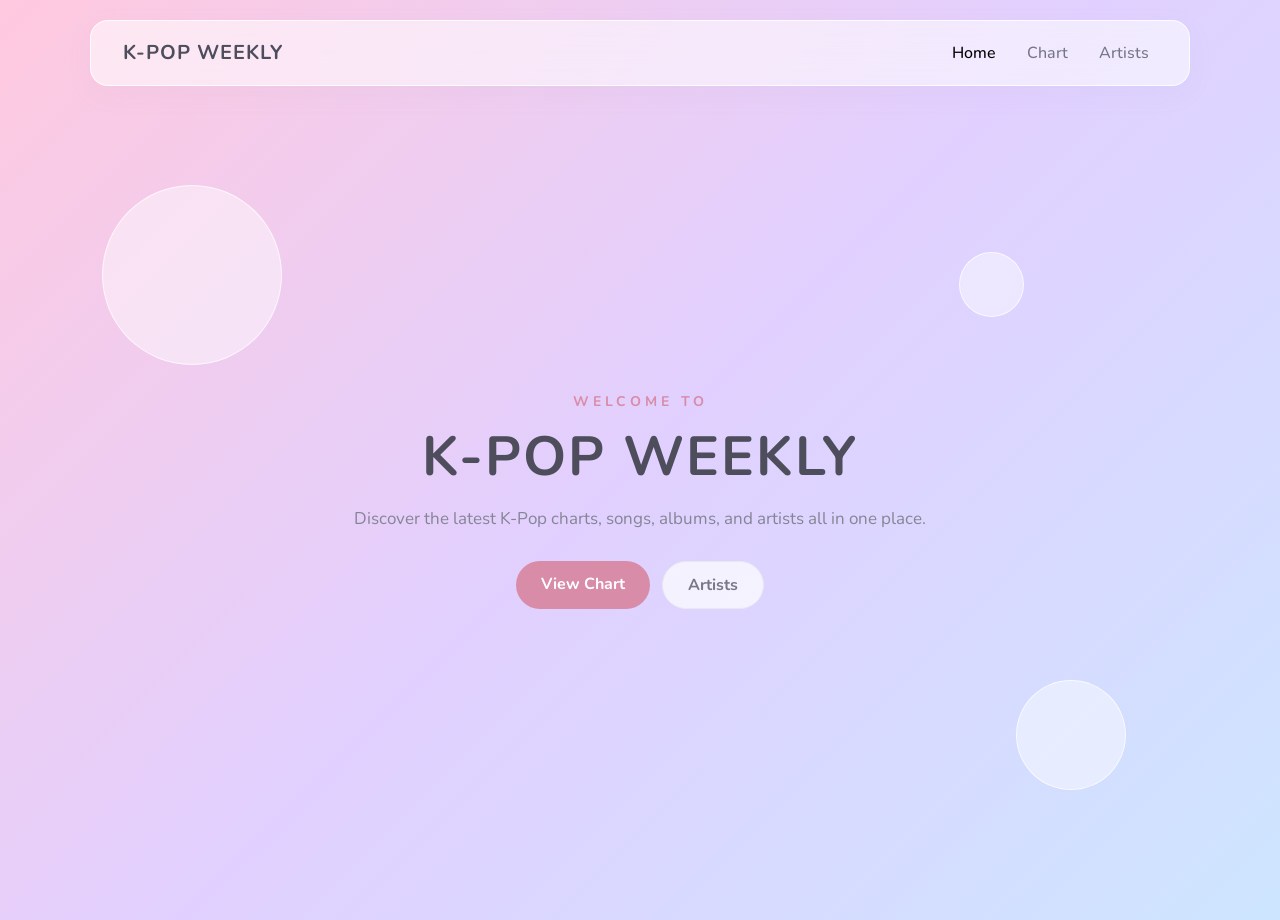
<file: index.html>
<!doctype html>
<html lang="en">
  <head>
    <meta charset="UTF-8" />
    <meta name="viewport" content="width=device-width, initial-scale=1.0" />

    <title>K-POP WEEKLY</title>

    <link
      href="https://cdn.jsdelivr.net/npm/bootstrap@5.3.3/dist/css/bootstrap.min.css"
      rel="stylesheet"
    />

    <link
      href="https://fonts.googleapis.com/css2?family=Nunito:wght@500;700&display=swap"
      rel="stylesheet"
    />

    <link rel="stylesheet" href="index.css" />
  </head>

  <body>
    <nav class="navbar navbar-expand-lg">
      <div class="container">
        <a class="navbar-brand" href="index.html">K-POP WEEKLY</a>

        <button
          class="navbar-toggler"
          type="button"
          data-bs-toggle="collapse"
          data-bs-target="#navbarNav"
        >
          <span class="navbar-toggler-icon"></span>
        </button>

        <div class="collapse navbar-collapse" id="navbarNav">
          <div class="navbar-nav ms-auto">
            <a class="nav-link active" href="index.html">Home</a>
            <a class="nav-link" href="chart.html">Chart</a>
            <a class="nav-link" href="artists.html">Artists</a>
          </div>
        </div>
      </div>
    </nav>

    <main class="home">
      <div class="bubble bubble-one"></div>
      <div class="bubble bubble-two"></div>
      <div class="bubble bubble-three"></div>

      <section class="welcome">
        <p class="small-title">WELCOME TO</p>

        <h1>K-POP WEEKLY</h1>

        <p class="description">
          Discover the latest K-Pop charts, songs, albums, and artists all in
          one place.
        </p>

        <div class="buttons">
          <a href="chart.html" class="btn-main">View Chart</a>
          <a href="artists.html" class="btn-second">Artists</a>
        </div>
      </section>
    </main>

    <script src="https://cdn.jsdelivr.net/npm/bootstrap@5.3.3/dist/js/bootstrap.bundle.min.js"></script>
  </body>
</html>
</file>
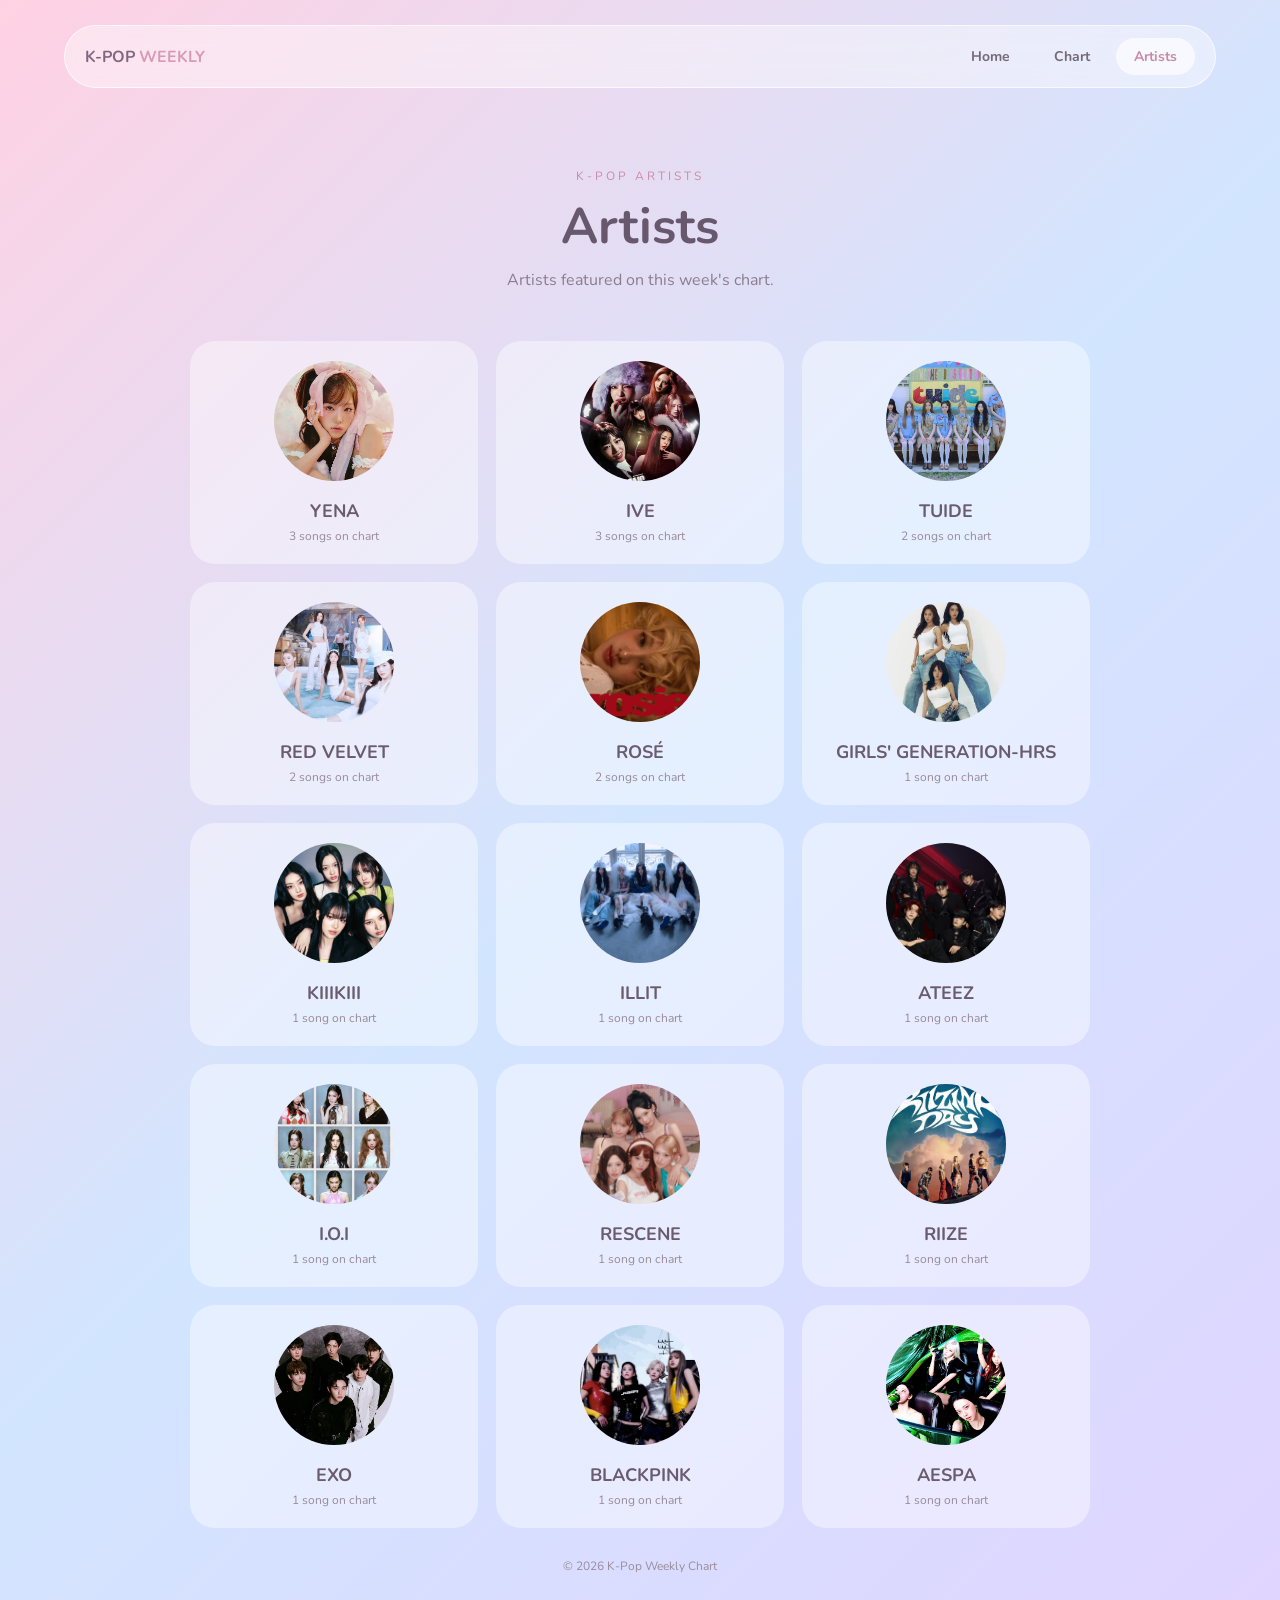
<file: artist.html>
<!doctype html>

<ht
ml lang="en">
  <head>
    <meta charset="UTF-8" />

    <title>Artists — K-Pop Weekly</title>

    <link
      href="https://fonts.googleapis.com/css2?family=Nunito:wght@500;700&display=swap"
      rel="stylesheet"
    />

    <link rel="stylesheet" href="artist.css" />
  </head>

  <body>

    <nav class="navbar">
      <div class="logo">K-POP <span>WEEKLY</span></div>

      <div class="nav-menu">
        <a href="index.html">Home</a>
        <a href="chart.html">Chart</a>
        <a href="artists.html" class="active">Artists</a>
      </div>
    </nav>

    <section class="hero">
      <p class="small-title">K-POP ARTISTS</p>

      <h1>Artists</h1>

      <p class="description">Artists featured on this week's chart.</p>
    </section>

    <section class="artists-section">

      <div class="artist-card">
        <div class="artist-image">
          <img src="items2/YENA.jpg" alt="YENA" />
        </div>
        <h2>YENA</h2>
        <p>3 songs on chart</p>
      </div>

      <div class="artist-card">
        <div class="artist-image">
          <img src="items2/IVE.jpg" alt="IVE" />
        </div>
        <h2>IVE</h2>
        <p>3 songs on chart</p>
      </div>

      <div class="artist-card">
        <div class="artist-image">
          <img src="items2/TUIDE.jpg" alt="TUIDE" />
        </div>
        <h2>TUIDE</h2>
        <p>2 songs on chart</p>
      </div>

      <div class="artist-card">
        <div class="artist-image">
          <img src="items2/RED VELVET.jpg" alt="Red Velvet" />
        </div>
        <h2>RED VELVET</h2>
        <p>2 songs on chart</p>
      </div>

      <div class="artist-card">
        <div class="artist-image">
          <img src="items2/ROSE.png" alt="Rosé" />
        </div>
        <h2>ROSÉ</h2>
        <p>2 songs on chart</p>
      </div>

      <div class="artist-card">
        <div class="artist-image">
          <img src="items2/GIRLS GENERATIONS-HRS.jpg" alt="Girls' Generation-HRS" />
        </div>
        <h2>GIRLS' GENERATION-HRS</h2>
        <p>1 song on chart</p>
      </div>

      <div class="artist-card">
        <div class="artist-image">
          <img src="items2/KIIIKIII.jpg" alt="KiiiKiii" />
        </div>
        <h2>KIIIKIII</h2>
        <p>1 song on chart</p>
      </div>

      <div class="artist-card">
        <div class="artist-image">
          <img src="items2/ILLIT.jpeg" alt="ILLIT" />
        </div>
        <h2>ILLIT</h2>
        <p>1 song on chart</p>
      </div>

      <div class="artist-card">
        <div class="artist-image">
          <img src="items2/ATEEZ.jpg" alt="ATEEZ" />
        </div>
        <h2>ATEEZ</h2>
        <p>1 song on chart</p>
      </div>

      <div class="artist-card">
        <div class="artist-image">
          <img src="items2/I.O.I.jpg" alt="I.O.I" />
        </div>
        <h2>I.O.I</h2>
        <p>1 song on chart</p>
      </div>

      <div class="artist-card">
        <div class="artist-image">
          <img src="items2/RESCENE.png" alt="RESCENE" />
        </div>
        <h2>RESCENE</h2>
        <p>1 song on chart</p>
      </div>

      <div class="artist-card">
        <div class="artist-image">
          <img src="items2/RIIZE.jpg" alt="RIIZE" />
        </div>
        <h2>RIIZE</h2>
        <p>1 song on chart</p>
      </div>

      <div class="artist-card">
        <div class="artist-image">
          <img src="items2/EXO.jpg" alt="EXO" />
        </div>
        <h2>EXO</h2>
        <p>1 song on chart</p>
      </div>

      <div class="artist-card">
        <div class="artist-image">
          <img src="items2/BLACKPINK.jpg" alt="BLACKPINK" />
        </div>
        <h2>BLACKPINK</h2>
        <p>1 song on chart</p>
      </div>

      <div class="artist-card">
        <div class="artist-image">
          <img src="items2/AESPA.jpg" alt="AESPA" />
        </div>
        <h2>AESPA</h2>
        <p>1 song on chart</p>
      </div>

    </section>

    <footer>
      <p>© 2026 K-Pop Weekly Chart</p>
    </footer>
  </body>
</html>
</file>
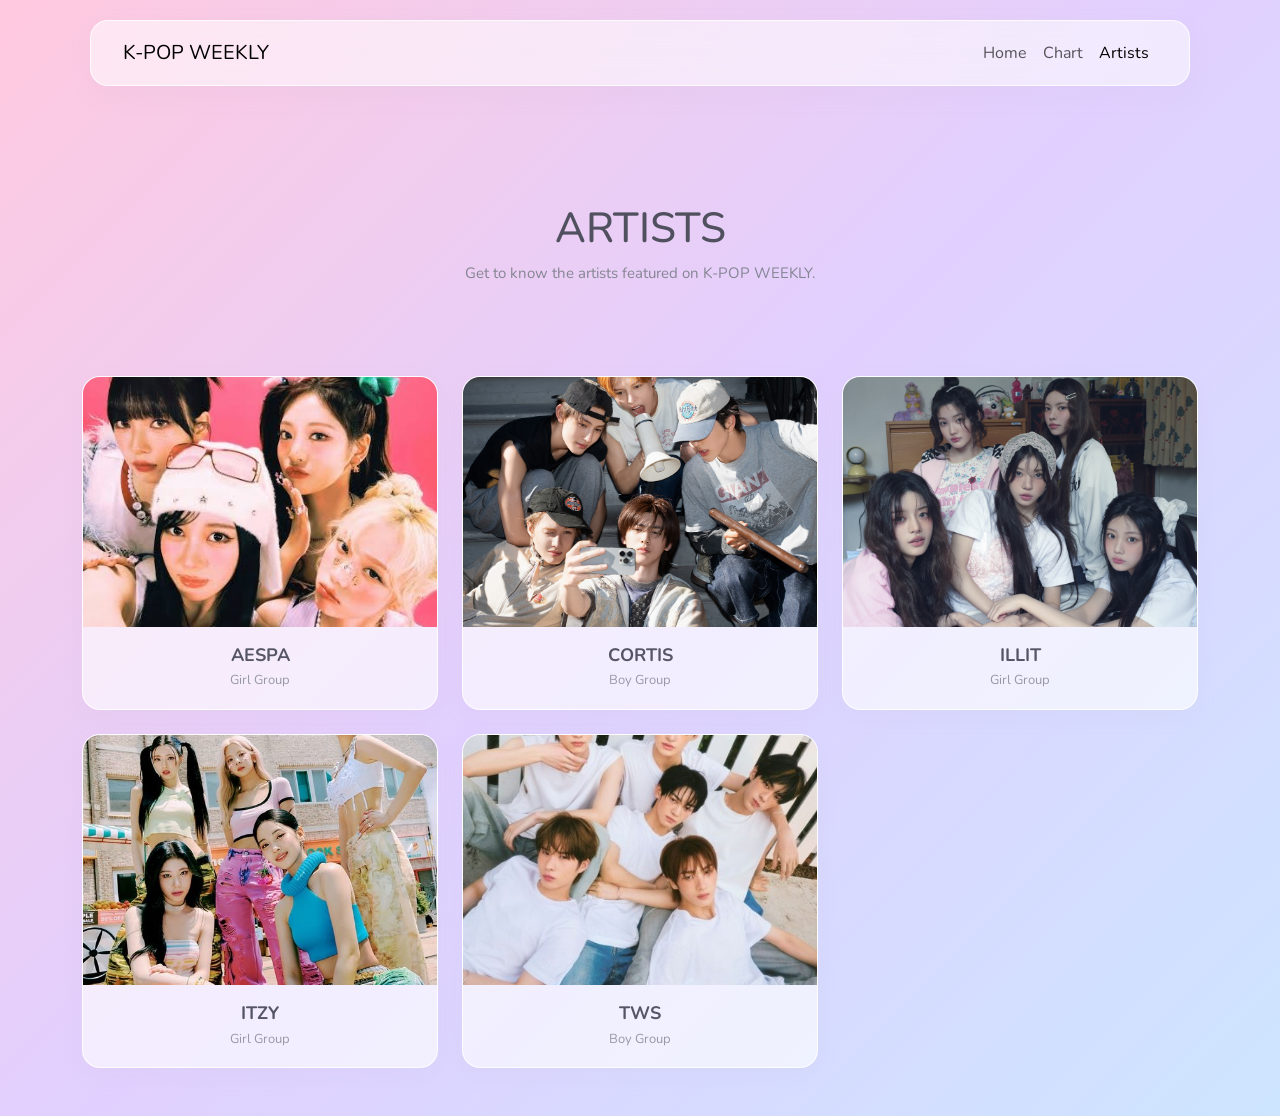
<file: artists.html>
<!doctype html>
<html lang="en">
  <head>
    <meta charset="UTF-8" />
    <meta name="viewport" content="width=device-width, initial-scale=1.0" />

    <title>Artists - K-POP WEEKLY</title>

    <link
      href="https://cdn.jsdelivr.net/npm/bootstrap@5.3.3/dist/css/bootstrap.min.css"
      rel="stylesheet"
    />

    <link
      href="https://fonts.googleapis.com/css2?family=Nunito:wght@500;700&display=swap"
      rel="stylesheet"
    />

    <link rel="stylesheet" href="artists.css" />
  </head>

  <body>
    <nav class="navbar navbar-expand-lg">
      <div class="container">
        <a class="navbar-brand" href="index.html">K-POP WEEKLY</a>

        <button
          class="navbar-toggler"
          type="button"
          data-bs-toggle="collapse"
          data-bs-target="#navbarNav"
        >
          <span class="navbar-toggler-icon"></span>
        </button>

        <div class="collapse navbar-collapse" id="navbarNav">
          <div class="navbar-nav ms-auto">
            <a class="nav-link" href="index.html">Home</a>
            <a class="nav-link" href="chart.html">Chart</a>
            <a class="nav-link active" href="artists.html">Artists</a>
          </div>
        </div>
      </div>
    </nav>

    <main class="container py-5">
      <section class="artist-header text-center">
        <h1>ARTISTS</h1>
        <p>Get to know the artists featured on K-POP WEEKLY.</p>
      </section>

      <section class="row g-4 mt-3">
        <div class="col-12 col-md-6 col-lg-4">
          <div class="artist-card">
            <img src="items2/aespa.jpg" alt="aespa" />
            <div class="artist-info">
              <h3>AESPA</h3>
              <p>Girl Group</p>
            </div>
          </div>
        </div>

        <div class="col-12 col-md-6 col-lg-4">
          <div class="artist-card">
            <img src="items2/cortis.jpeg" alt="cortis" />
            <div class="artist-info">
              <h3>CORTIS</h3>
              <p>Boy Group</p>
            </div>
          </div>
        </div>

        <div class="col-12 col-md-6 col-lg-4">
          <div class="artist-card">
            <img src="items2/illit.jpg" alt="illit" />
            <div class="artist-info">
              <h3>ILLIT</h3>
              <p>Girl Group</p>
            </div>
          </div>
        </div>

        <div class="col-12 col-md-6 col-lg-4">
          <div class="artist-card">
            <img src="items2/itzy.jpg" alt="itzy" />
            <div class="artist-info">
              <h3>ITZY</h3>
              <p>Girl Group</p>
            </div>
          </div>
        </div>

        <div class="col-12 col-md-6 col-lg-4">
          <div class="artist-card">
            <img src="items2/tws.jpeg" alt="tws" />
            <div class="artist-info">
              <h3>TWS</h3>
              <p>Boy Group</p>
            </div>
          </div>
        </div>
      </section>
    </main>

    <script src="https://cdn.jsdelivr.net/npm/bootstrap@5.3.3/dist/js/bootstrap.bundle.min.js"></script>
  </body>
</html>
</file>
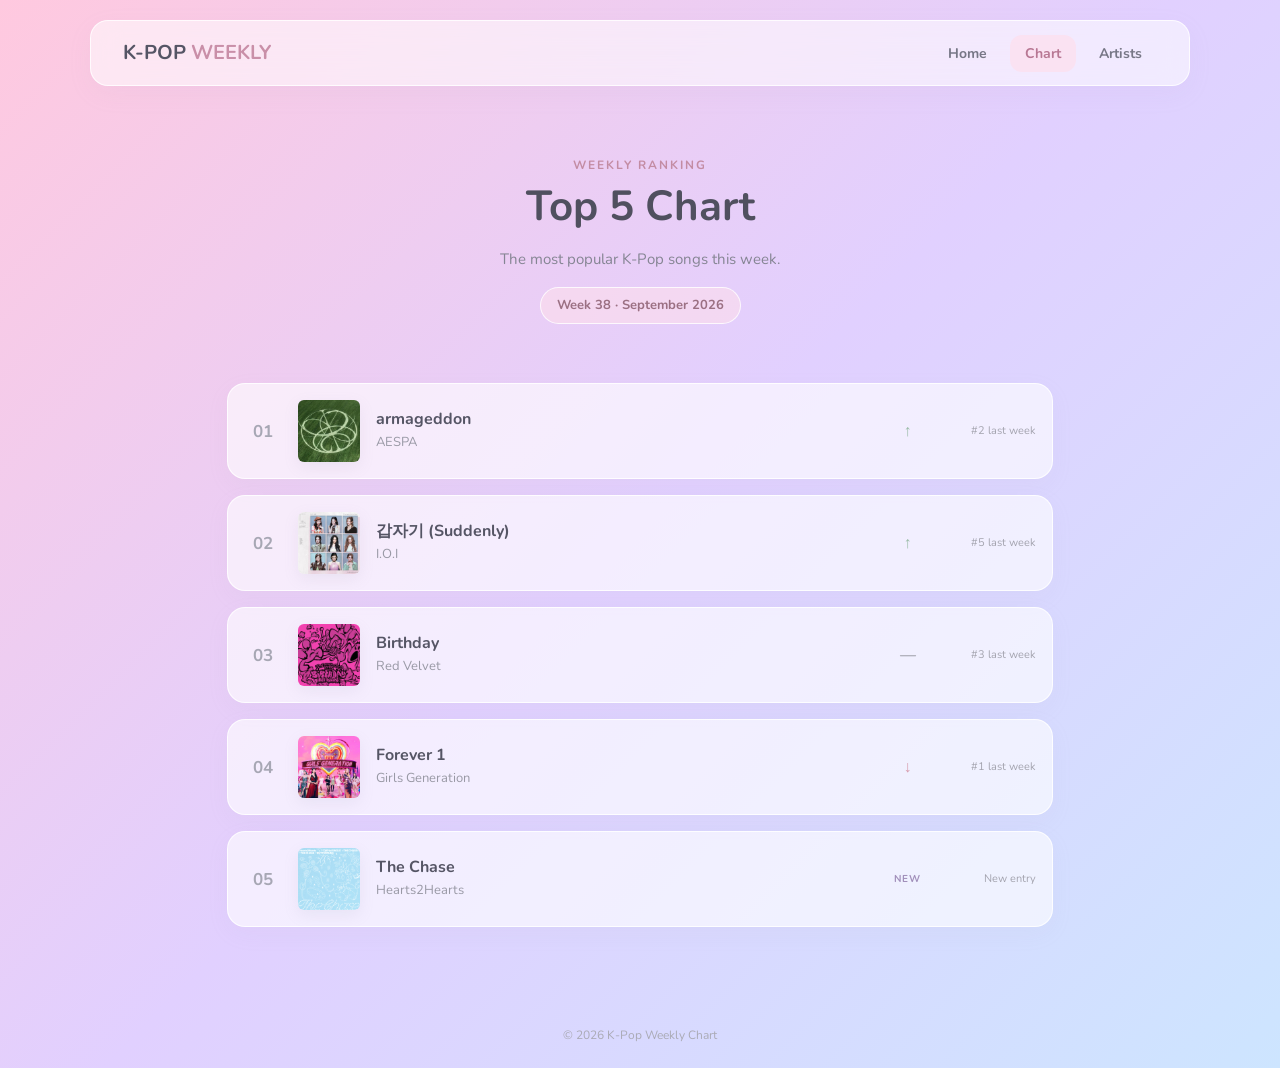
<file: chart.html>
<!doctype html>
<html lang="en">
  <head>
    <meta charset="UTF-8" />

    <meta name="viewport" content="width=device-width, initial-scale=1.0" />

    <title>Chart — K-Pop Weekly</title>
    <link
      href="https://fonts.googleapis.com/css2?family=Nunito:wght@500;700&display=swap"
      rel="stylesheet"
    />
    <link
      href="https://cdn.jsdelivr.net/npm/bootstrap@5.3.3/dist/css/bootstrap.min.css"
      rel="stylesheet"
    />
    <link rel="stylesheet" href="chart.css" />
  </head>

  <body>
    <nav class="navbar navbar-expand-lg navbar-light">
      <div class="container">
        <a class="navbar-brand logo" href="index.html">
          K-POP <span>WEEKLY</span>
        </a>

        <button
          class="navbar-toggler"
          type="button"
          data-bs-toggle="collapse"
          data-bs-target="#navbarMenu"
          aria-controls="navbarMenu"
          aria-expanded="false"
          aria-label="Toggle navigation"
        >
          <span class="navbar-toggler-icon"></span>
        </button>

        <div
          class="collapse navbar-collapse justify-content-end"
          id="navbarMenu"
        >
          <div class="navbar-nav nav-menu">
            <a class="nav-link" href="index.html">Home</a>
            <a class="nav-link active" aria-current="page" href="chart.html">
              Chart
            </a>
            <a class="nav-link" href="artists.html">Artists</a>
          </div>
        </div>
      </div>
    </nav>

    <section class="hero text-center py-5">
      <div class="container">
        <p class="small-title mb-2">WEEKLY RANKING</p>

        <h1 class="fw-bold mb-3">Top 5 Chart</h1>

        <p class="description mb-3">The most popular K-Pop songs this week.</p>

        <div class="week-info d-inline-block px-3 py-2">
          Week 38 · September 2026
        </div>
      </div>
    </section>

    <section class="chart-section container py-4">
      <div class="chart-item d-flex align-items-center gap-3 p-3 mb-3">
        <div class="rank flex-shrink-0">01</div>

        <img
          src="items/aespa.jpg"
          class="album-cover rounded"
          alt="aespa album cover"
        />

        <div class="song-info flex-grow-1">
          <h3 class="mb-1">armageddon</h3>
          <p class="mb-0">AESPA</p>
        </div>

        <div class="movement up">↑</div>

        <div class="last-week d-none d-md-block">#2 last week</div>
      </div>

      <div class="chart-item d-flex align-items-center gap-3 p-3 mb-3">
        <div class="rank flex-shrink-0">02</div>

        <img
          src="items/ioi.jpg"
          class="album-cover rounded"
          alt="I.O.I album cover"
        />

        <div class="song-info flex-grow-1">
          <h3 class="mb-1">갑자기 (Suddenly)</h3>
          <p class="mb-0">I.O.I</p>
        </div>

        <div class="movement up">↑</div>

        <div class="last-week d-none d-md-block">#5 last week</div>
      </div>

      <div class="chart-item d-flex align-items-center gap-3 p-3 mb-3">
        <div class="rank flex-shrink-0">03</div>

        <img
          src="items/reve.jpg"
          class="album-cover rounded"
          alt="Reve Album cover"
        />

        <div class="song-info flex-grow-1">
          <h3 class="mb-1">Birthday</h3>
          <p class="mb-0">Red Velvet</p>
        </div>

        <div class="movement same">—</div>

        <div class="last-week d-none d-md-block">#3 last week</div>
      </div>

      <div class="chart-item d-flex align-items-center gap-3 p-3 mb-3">
        <div class="rank flex-shrink-0">04</div>

        <img
          src="items/Girls Generation.jpg"
          class="album-cover rounded"
          alt="GG Album cover"
        />

        <div class="song-info flex-grow-1">
          <h3 class="mb-1">Forever 1</h3>
          <p class="mb-0">Girls Generation</p>
        </div>

        <div class="movement down">↓</div>

        <div class="last-week d-none d-md-block">#1 last week</div>
      </div>

      <div class="chart-item d-flex align-items-center gap-3 p-3 mb-3">
        <div class="rank flex-shrink-0">05</div>

        <img
          src="items/h2h.jpg"
          class="album-cover rounded"
          alt="H2h Album cover"
        />

        <div class="song-info flex-grow-1">
          <h3 class="mb-1">The Chase</h3>
          <p class="mb-0">Hearts2Hearts</p>
        </div>

        <div class="movement new">NEW</div>

        <div class="last-week d-none d-md-block">New entry</div>
      </div>
    </section>

    <footer class="text-center py-4">
      <p class="mb-0">© 2026 K-Pop Weekly Chart</p>
    </footer>
    <script src="https://cdn.jsdelivr.net/npm/bootstrap@5.3.3/dist/js/bootstrap.bundle.min.js"></script>
  </body>
</html>
</file>
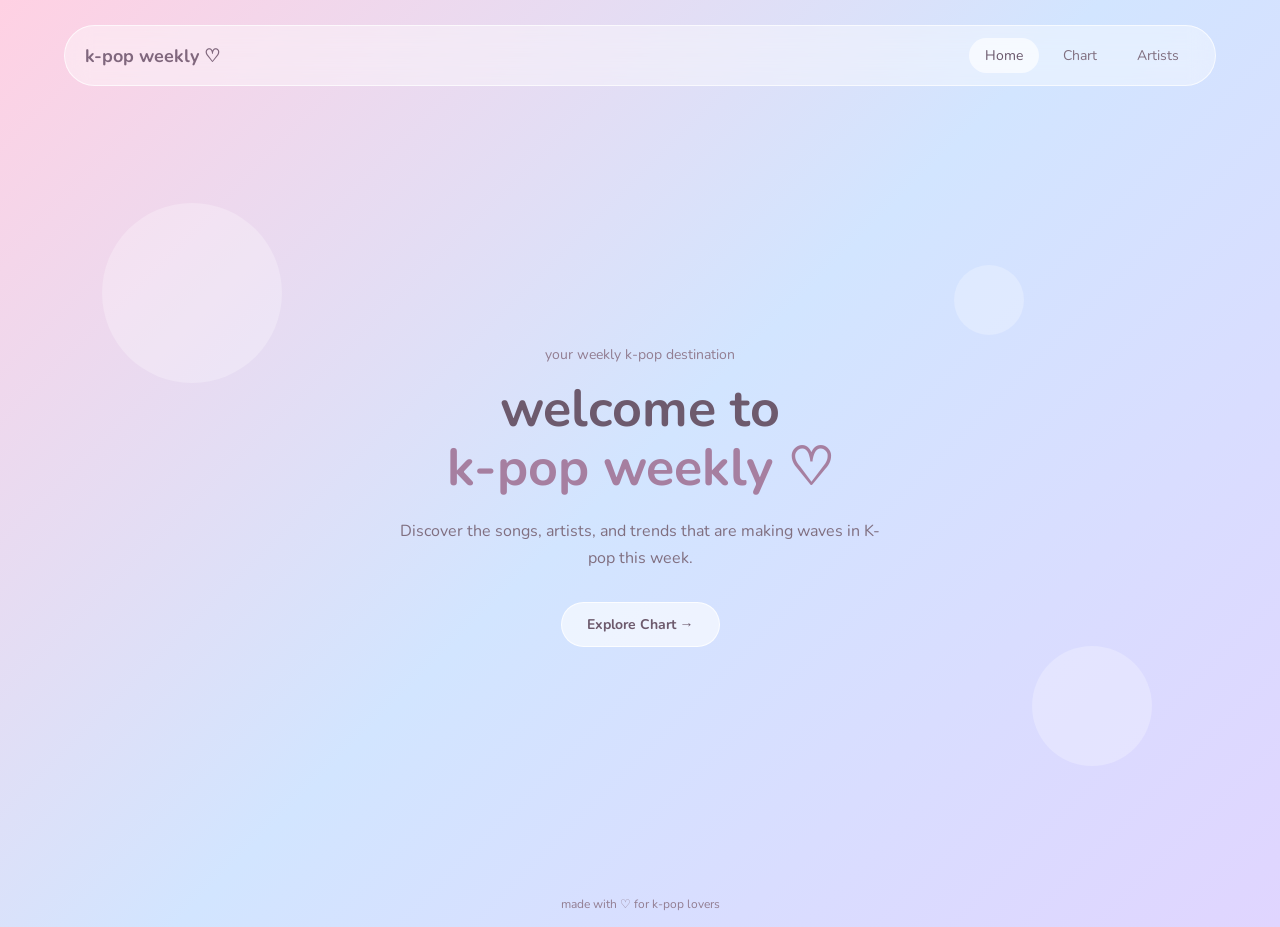
<file: home.html>
<!doctype html>
<html lang="en">
  <head>
    <meta charset="UTF-8" />
    <meta name="viewport" content="width=device-width, initial-scale=1.0" />
    <title>K-Pop Weekly</title>
    <link
      href="https://fonts.googleapis.com/css2?family=Nunito:wght@500;700&display=swap"
      rel="stylesheet"
    />
    <link rel="stylesheet" href="home.css" />
  </head>
  <body>
    <nav class="navbar">
      <div class="logo">k-pop weekly ♡</div>

      <div class="nav-links">
        <a href="index.html" class="active">Home</a>
        <a href="chart.html">Chart</a>
        <a href="artists.html">Artists</a>
      </div>
    </nav>

    <main class="welcome">
      <div class="bubble bubble-one"></div>
      <div class="bubble bubble-two"></div>
      <div class="bubble bubble-three"></div>

      <div class="welcome-content">
        <p class="small-text">your weekly k-pop destination</p>

        <h1>
          welcome to<br />
          <span>k-pop weekly ♡</span>
        </h1>

        <p class="description">
          Discover the songs, artists, and trends that are making waves in K-pop
          this week.
        </p>

        <a href="chart.html" class="explore-button"> Explore Chart → </a>
      </div>
    </main>

    <footer>
      <p>made with ♡ for k-pop lovers</p>
    </footer>
  </body>
</html>
</file>
<file: index.css>
* {
  margin: 0;
  padding: 0;
  box-sizing: border-box;
}

body {
  font-family: "Nunito", sans-serif;
  background: linear-gradient(135deg, #ffc9df, #e1d0ff, #cde5ff);
  color: #4d4d5c;
  min-height: 100vh;
}

.navbar {
  margin: 20px auto 0;
  width: 92%;
  max-width: 1100px;
  padding: 12px 20px;
  background: rgba(255, 255, 255, 0.55);
  backdrop-filter: blur(14px);
  -webkit-backdrop-filter: blur(14px);
  border: 1px solid rgba(255, 255, 255, 0.8);
  border-radius: 18px;
  box-shadow: 0 8px 25px rgba(180, 170, 190, 0.08);
}

.navbar-brand {
  font-weight: 700;
  color: #4d4d5c;
  letter-spacing: 1px;
}

.nav-link {
  color: #777787;
  font-weight: 500;
  margin-left: 15px;
}

.nav-link:hover,
.nav-link.active {
  color: #d88ca8;
}

.home {
  min-height: calc(100vh - 72px);
  display: flex;
  justify-content: center;
  align-items: center;
  text-align: center;
  position: relative;
  overflow: hidden;
}

.welcome {
  max-width: 650px;
  padding: 30px;
  position: relative;
  z-index: 2;
}

.small-title {
  font-size: 14px;
  letter-spacing: 4px;
  color: #d88ca8;
  font-weight: 700;
  margin-bottom: 12px;
}

.welcome h1 {
  font-size: 55px;
  font-weight: 700;
  letter-spacing: 2px;
  margin-bottom: 15px;
}

.description {
  color: #858595;
  font-size: 17px;
  line-height: 1.7;
  margin-bottom: 28px;
}

.buttons {
  display: flex;
  justify-content: center;
  gap: 12px;
}

.buttons a {
  text-decoration: none;
  padding: 11px 25px;
  border-radius: 30px;
  font-weight: 700;
  transition: 0.3s ease;
}

.btn-main {
  background: #d88ca8;
  color: white;
}

.btn-main:hover {
  background: #c97b99;
  color: white;
  transform: translateY(-2px);
}

.btn-second {
  background: rgba(255, 255, 255, 0.7);
  color: #777787;
  border: 1px solid #e8e8ef;
}

.btn-second:hover {
  color: #d88ca8;
  transform: translateY(-2px);
}

.bubble {
  position: absolute;
  border-radius: 50%;
  background: rgba(255, 255, 255, 0.45);
  border: 1px solid rgba(255, 255, 255, 0.7);
}

.bubble-one {
  width: 180px;
  height: 180px;
  top: 12%;
  left: 8%;
}

.bubble-two {
  width: 110px;
  height: 110px;
  bottom: 15%;
  right: 12%;
}

.bubble-three {
  width: 65px;
  height: 65px;
  top: 20%;
  right: 20%;
}

@media (max-width: 768px) {
  .welcome h1 {
    font-size: 40px;
  }

  .description {
    font-size: 15px;
  }

  .buttons {
    flex-direction: column;
    align-items: center;
  }

  .buttons a {
    width: 150px;
  }

  .nav-link {
    margin-left: 0;
  }
}
</file>
<file: artist.css>
* {
  margin: 0;
  padding: 0;
  box-sizing: border-box;
}

body {
  font-family: "Nunito", sans-serif;
  color: #6b5b6e;

  min-height: 100vh;
  margin: 0;
  background: linear-gradient(135deg, #ffd1e3 0%, #d2e5ff 50%, #e0d5ff 100%);

  min-height: 100vh;
}

.navbar {
  width: 90%;
  margin: 25px auto;
  padding: 12px 20px;

  display: flex;
  justify-content: space-between;
  align-items: center;

  background: rgba(255, 255, 255, 0.4);
  backdrop-filter: blur(12px);

  border: 1px solid rgba(255, 255, 255, 0.7);
  border-radius: 50px;
}

.logo {
  font-weight: 700;
  color: #80677f;
}

.logo span {
  color: #d69ab7;
}

.nav-menu {
  display: flex;
  gap: 8px;
}

.nav-menu a {
  text-decoration: none;
  color: #766a78;

  padding: 9px 18px;
  border-radius: 30px;

  font-size: 14px;
  font-weight: 700;
}

.nav-menu a:hover,
.nav-menu a.active {
  background: rgba(255, 255, 255, 0.65);
  color: #c989a8;
}

.hero {
  text-align: center;
  margin: 80px auto 50px;
}

.small-title {
  font-size: 12px;
  letter-spacing: 3px;
  color: #c98da9;
}

.hero h1 {
  font-size: 50px;
  color: #68586d;
  margin: 8px 0;
}

.description {
  color: #8b7d8c;
}

.artists-section {
  width: 85%;
  max-width: 900px;

  margin: auto;

  display: grid;
  grid-template-columns: repeat(3, 1fr);

  gap: 18px;
}

.artist-card {
  padding: 20px;

  text-align: center;

  background: rgba(255, 255, 255, 0.4);

  border-radius: 25px;
}

.artist-card:hover {
  background: rgba(255, 255, 255, 0.6);
}

.artist-image img {
  width: 120px;
  height: 120px;

  object-fit: cover;

  border-radius: 50%;

  margin-bottom: 12px;
}

.artist-card h2 {
  font-size: 18px;
  color: #6b5b6e;

  margin-bottom: 5px;
}

.artist-card p {
  font-size: 12px;
  color: #998a9a;
}

footer {
  text-align: center;
  padding: 30px;

  font-size: 12px;
  color: #9a8c9b;
}
</file>
<file: artists.css>
* {
  margin: 0;
  padding: 0;
  box-sizing: border-box;
}

body {
  font-family: "Nunito", sans-serif;
  background: linear-gradient(135deg, #ffc9df, #e1d0ff, #cde5ff);
  color: #383847;
  min-height: 100vh;
}

.navbar {
  margin: 20px auto 0;
  width: 92%;
  max-width: 1100px;
  padding: 12px 20px;
  background: rgba(255, 255, 255, 0.55);
  backdrop-filter: blur(14px);
  -webkit-backdrop-filter: blur(14px);
  border: 1px solid rgba(255, 255, 255, 0.8);
  border-radius: 18px;
  box-shadow: 0 8px 25px rgba(180, 170, 190, 0.08);
}

.logo {
  font-size: 20px;
  font-weight: 700;
  color: #555565 !important;
  text-decoration: none;
}

.logo span {
  color: #c98fa8;
}

.nav-menu {
  gap: 8px;
}

.nav-menu .nav-link {
  color: #777786;
  font-size: 14px;
  font-weight: 700;
  padding: 8px 15px !important;
  border-radius: 12px;
  transition: 0.25s ease;
}

.nav-menu .nav-link:hover {
  background: rgba(255, 220, 233, 0.45);
  color: #b87894;
}

.nav-menu .nav-link.active {
  background: rgba(255, 220, 233, 0.6);
  color: #b87894;
}

.artist-header {
  padding-top: 70px;
  padding-bottom: 35px;
}

.artist-header h1 {
  font-size: 42px;
  color: #50505f;
}

.artist-header p {
  font-size: 15px;
  color: #858593;
}

.artist-section {
  max-width: 1000px;
}

.artist-card {
  background: rgba(255, 255, 255, 0.62);
  border: 1px solid rgba(255, 255, 255, 0.85);
  border-radius: 18px;
  overflow: hidden;
  box-shadow: 0 7px 22px rgba(180, 170, 190, 0.07);
  transition:
    transform 0.25s ease,
    box-shadow 0.25s ease;
}

.artist-card:hover {
  transform: translateY(-5px);
  box-shadow: 0 12px 28px rgba(180, 170, 190, 0.12);
}

.artist-card img {
  width: 100%;
  height: 250px;
  object-fit: cover;
  display: block;
}

.artist-info {
  padding: 18px;
  text-align: center;
}

.artist-info h3 {
  font-size: 18px;
  font-weight: 700;
  color: #555565;
  margin-bottom: 5px;
}

.artist-info p {
  font-size: 13px;
  color: #9999a5;
  margin: 0;
}

footer {
  margin-top: 35px;
  font-size: 12px;
  color: #aaaab5;
}

@media (max-width: 991px) {
  .navbar {
    width: 94%;
  }

  .nav-menu {
    margin-top: 10px;
    gap: 2px;
  }

  .nav-menu .nav-link {
    padding: 8px 12px !important;
  }
}

@media (max-width: 576px) {
  .artist-header {
    padding-top: 45px;
  }

  .artist-header h1 {
    font-size: 32px;
  }

  .artist-header p {
    font-size: 14px;
  }

  .artist-section {
    padding-left: 18px !important;
    padding-right: 18px !important;
  }

  .artist-card img {
    height: 220px;
  }

  .artist-info {
    padding: 15px;
  }

  .artist-info h3 {
    font-size: 16px;
  }

  .artist-info p {
    font-size: 12px;
  }
}
</file>
<file: chart.css>
* {
  margin: 0;
  padding: 0;
  box-sizing: border-box;
}

body {
  font-family: "Nunito", sans-serif;
  background: linear-gradient(135deg, #ffc9df, #e1d0ff, #cde5ff);
  color: #383847;
  min-height: 100vh;
}

.navbar {
  margin: 20px auto 0;
  width: 92%;
  max-width: 1100px;
  padding: 12px 20px;
  background: rgba(255, 255, 255, 0.55);
  backdrop-filter: blur(14px);
  -webkit-backdrop-filter: blur(14px);
  border: 1px solid rgba(255, 255, 255, 0.8);
  border-radius: 18px;
  box-shadow: 0 8px 25px rgba(180, 170, 190, 0.08);
}

.logo {
  font-size: 20px;
  font-weight: 700;
  color: #555565 !important;
  text-decoration: none;
}

.logo span {
  color: #c98fa8;
}

.nav-menu {
  gap: 8px;
}

.nav-menu .nav-link {
  color: #777786;
  font-size: 14px;
  font-weight: 700;
  padding: 8px 15px !important;
  border-radius: 12px;
  transition: 0.25s ease;
}

.nav-menu .nav-link:hover {
  background: rgba(255, 220, 233, 0.45);
  color: #b87894;
}

.nav-menu .nav-link.active {
  background: rgba(255, 220, 233, 0.6);
  color: #b87894;
}

.hero {
  padding-top: 70px !important;
  padding-bottom: 35px !important;
}

.small-title {
  font-size: 12px;
  font-weight: 700;
  letter-spacing: 2px;
  color: #c38ca3;
}

.hero h1 {
  font-size: 42px;
  color: #50505f;
}

.description {
  font-size: 15px;
  color: #858593;
}

.week-info {
  font-size: 13px;
  font-weight: 700;
  color: #9b7083;
  background: rgba(255, 224, 235, 0.55);
  border: 1px solid rgba(255, 255, 255, 0.8);
  border-radius: 20px;
}

.chart-section {
  max-width: 850px;
}

.chart-item {
  min-height: 92px;
  background: rgba(255, 255, 255, 0.62);
  border: 1px solid rgba(255, 255, 255, 0.85);
  border-radius: 18px;
  box-shadow: 0 7px 22px rgba(180, 170, 190, 0.07);
  transition:
    transform 0.25s ease,
    box-shadow 0.25s ease;
}

.chart-item:hover {
  transform: translateY(-3px);
  box-shadow: 0 12px 28px rgba(180, 170, 190, 0.12);
}

.rank {
  width: 38px;
  font-size: 17px;
  font-weight: 700;
  color: #a7a7b4;
  text-align: center;
}

.album-cover {
  width: 62px;
  height: 62px;
  object-fit: cover;
  box-shadow: 0 5px 15px rgba(160, 150, 170, 0.12);
}

.song-info h3 {
  font-size: 16px;
  font-weight: 700;
  color: #555565;
}

.song-info p {
  font-size: 13px;
  color: #9999a5;
}

.movement {
  width: 45px;
  font-size: 16px;
  font-weight: 700;
  text-align: center;
}

.movement.up {
  color: #9bbca9;
}

.movement.down {
  color: #d79cae;
}

.movement.same {
  color: #aaaab5;
}

.movement.new {
  font-size: 10px;
  letter-spacing: 1px;
  color: #a18fba;
}

.last-week {
  width: 90px;
  font-size: 11px;
  color: #a4a4af;
  text-align: right;
}

footer {
  margin-top: 35px;
  font-size: 12px;
  color: #aaaab5;
}

@media (max-width: 991px) {
  .navbar {
    width: 94%;
  }

  .nav-menu {
    margin-top: 10px;
    gap: 2px;
  }

  .nav-menu .nav-link {
    padding: 8px 12px !important;
  }
}

@media (max-width: 576px) {
  .hero {
    padding-top: 45px !important;
  }

  .hero h1 {
    font-size: 32px;
  }

  .description {
    font-size: 14px;
  }

  .chart-section {
    padding-left: 18px !important;
    padding-right: 18px !important;
  }

  .chart-item {
    min-height: 80px;
    padding: 12px !important;
    gap: 10px !important;
  }

  .rank {
    width: 25px;
    font-size: 14px;
  }

  .album-cover {
    width: 52px;
    height: 52px;
  }

  .song-info h3 {
    font-size: 14px;
  }

  .song-info p {
    font-size: 12px;
  }

  .movement {
    width: 30px;
    font-size: 14px;
  }
}
</file>
<file: home.css>
* {
  margin: 0;
  padding: 0;
  box-sizing: border-box;
}

body {
  font-family: "Nunito", sans-serif;
  color: #6b5b6e;

  min-height: 100vh;
  margin: 0;
  background: linear-gradient(135deg, #ffd1e3 0%, #d2e5ff 50%, #e0d5ff 100%);

  min-height: 100vh;
}

.navbar {
  width: 90%;
  margin: 25px auto;
  padding: 12px 20px;

  display: flex;
  justify-content: space-between;
  align-items: center;

  background: rgba(255, 255, 255, 0.4);
  backdrop-filter: blur(12px);

  border: 1px solid rgba(255, 255, 255, 0.7);
  border-radius: 50px;
}

/* Logo */

.logo {
  font-size: 18px;
  font-weight: 700;
  color: #80677d;
}

/* Navigation */

.nav-links {
  display: flex;
  gap: 8px;
}

.nav-links a {
  text-decoration: none;
  color: #806f80;

  padding: 8px 16px;
  border-radius: 30px;

  font-size: 14px;
  transition: 0.3s;
}

.nav-links a:hover,
.nav-links a.active {
  background: rgba(255, 255, 255, 0.65);
  color: #69566b;
}

.welcome {
  min-height: calc(100vh - 130px);

  display: flex;
  justify-content: center;
  align-items: center;

  text-align: center;

  position: relative;
  overflow: hidden;
}

.welcome-content {
  width: 90%;
  max-width: 650px;

  position: relative;
  z-index: 2;
}

.small-text {
  font-size: 14px;
  margin-bottom: 15px;
  color: #927d91;
}

h1 {
  font-size: 52px;
  line-height: 1.15;

  color: #6d5a6d;

  margin-bottom: 20px;
}

h1 span {
  color: #a67fa0;
}

.description {
  max-width: 500px;

  margin: 0 auto 30px;

  font-size: 16px;
  line-height: 1.7;

  color: #806f80;
}

.explore-button {
  display: inline-block;

  padding: 12px 25px;

  text-decoration: none;

  color: #6d5a6d;
  background: rgba(255, 255, 255, 0.6);

  border: 1px solid rgba(255, 255, 255, 0.8);
  border-radius: 30px;

  font-size: 14px;
  font-weight: 700;

  transition: 0.3s;
}

.explore-button:hover {
  background: rgba(255, 255, 255, 0.85);
  transform: translateY(-2px);
}

.bubble {
  position: absolute;

  border-radius: 50%;

  background: rgba(255, 255, 255, 0.25);
}

.bubble-one {
  width: 180px;
  height: 180px;

  top: 12%;
  left: 8%;
}

.bubble-two {
  width: 120px;
  height: 120px;

  bottom: 15%;
  right: 10%;
}

.bubble-three {
  width: 70px;
  height: 70px;

  top: 20%;
  right: 20%;
}

footer {
  text-align: center;

  padding: 15px;

  font-size: 12px;
  color: #927d91;
}

@media (max-width: 600px) {
  .navbar {
    width: 92%;
    padding: 10px 15px;
  }

  .logo {
    font-size: 15px;
  }

  .nav-links a {
    padding: 7px 10px;
    font-size: 12px;
  }

  h1 {
    font-size: 38px;
  }

  .description {
    font-size: 14px;
  }

  .bubble-one {
    width: 120px;
    height: 120px;
  }

  .bubble-two {
    width: 80px;
    height: 80px;
  }

  .bubble-three {
    width: 50px;
    height: 50px;
  }
}
</file>
